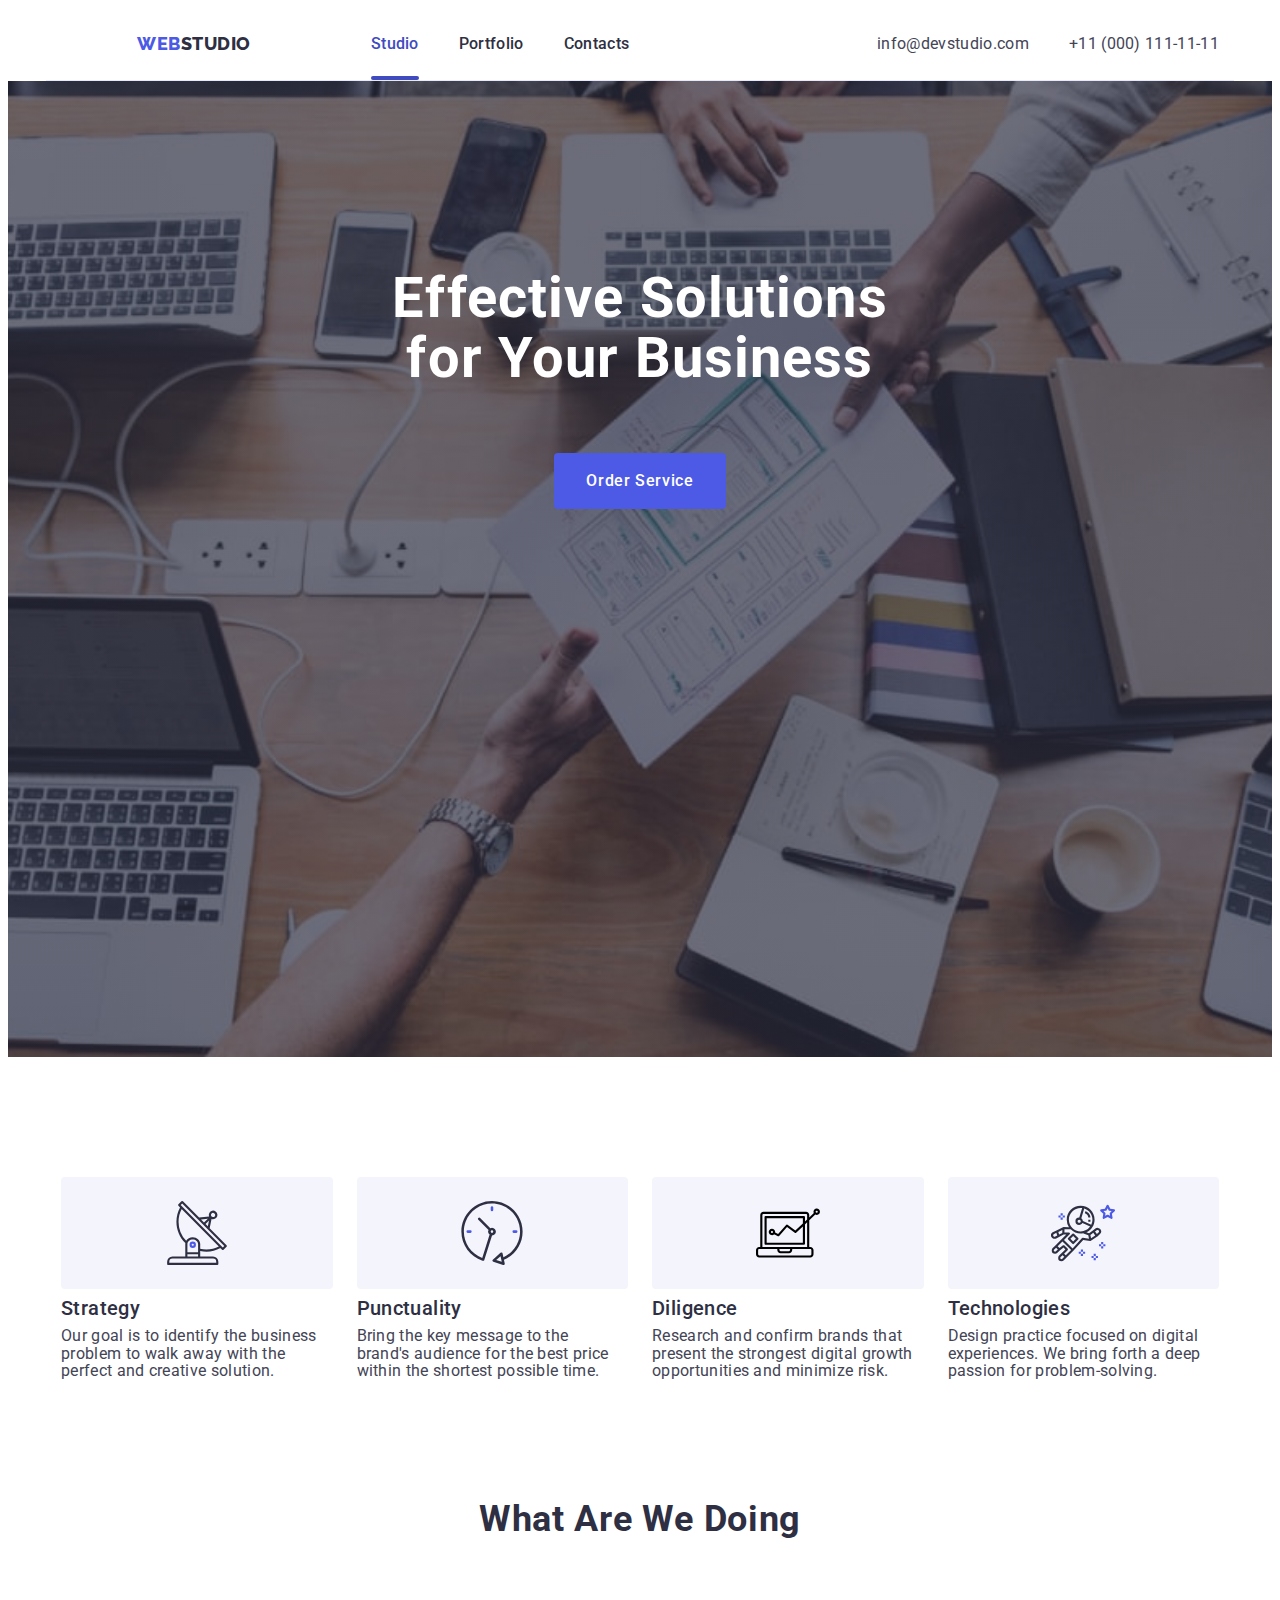
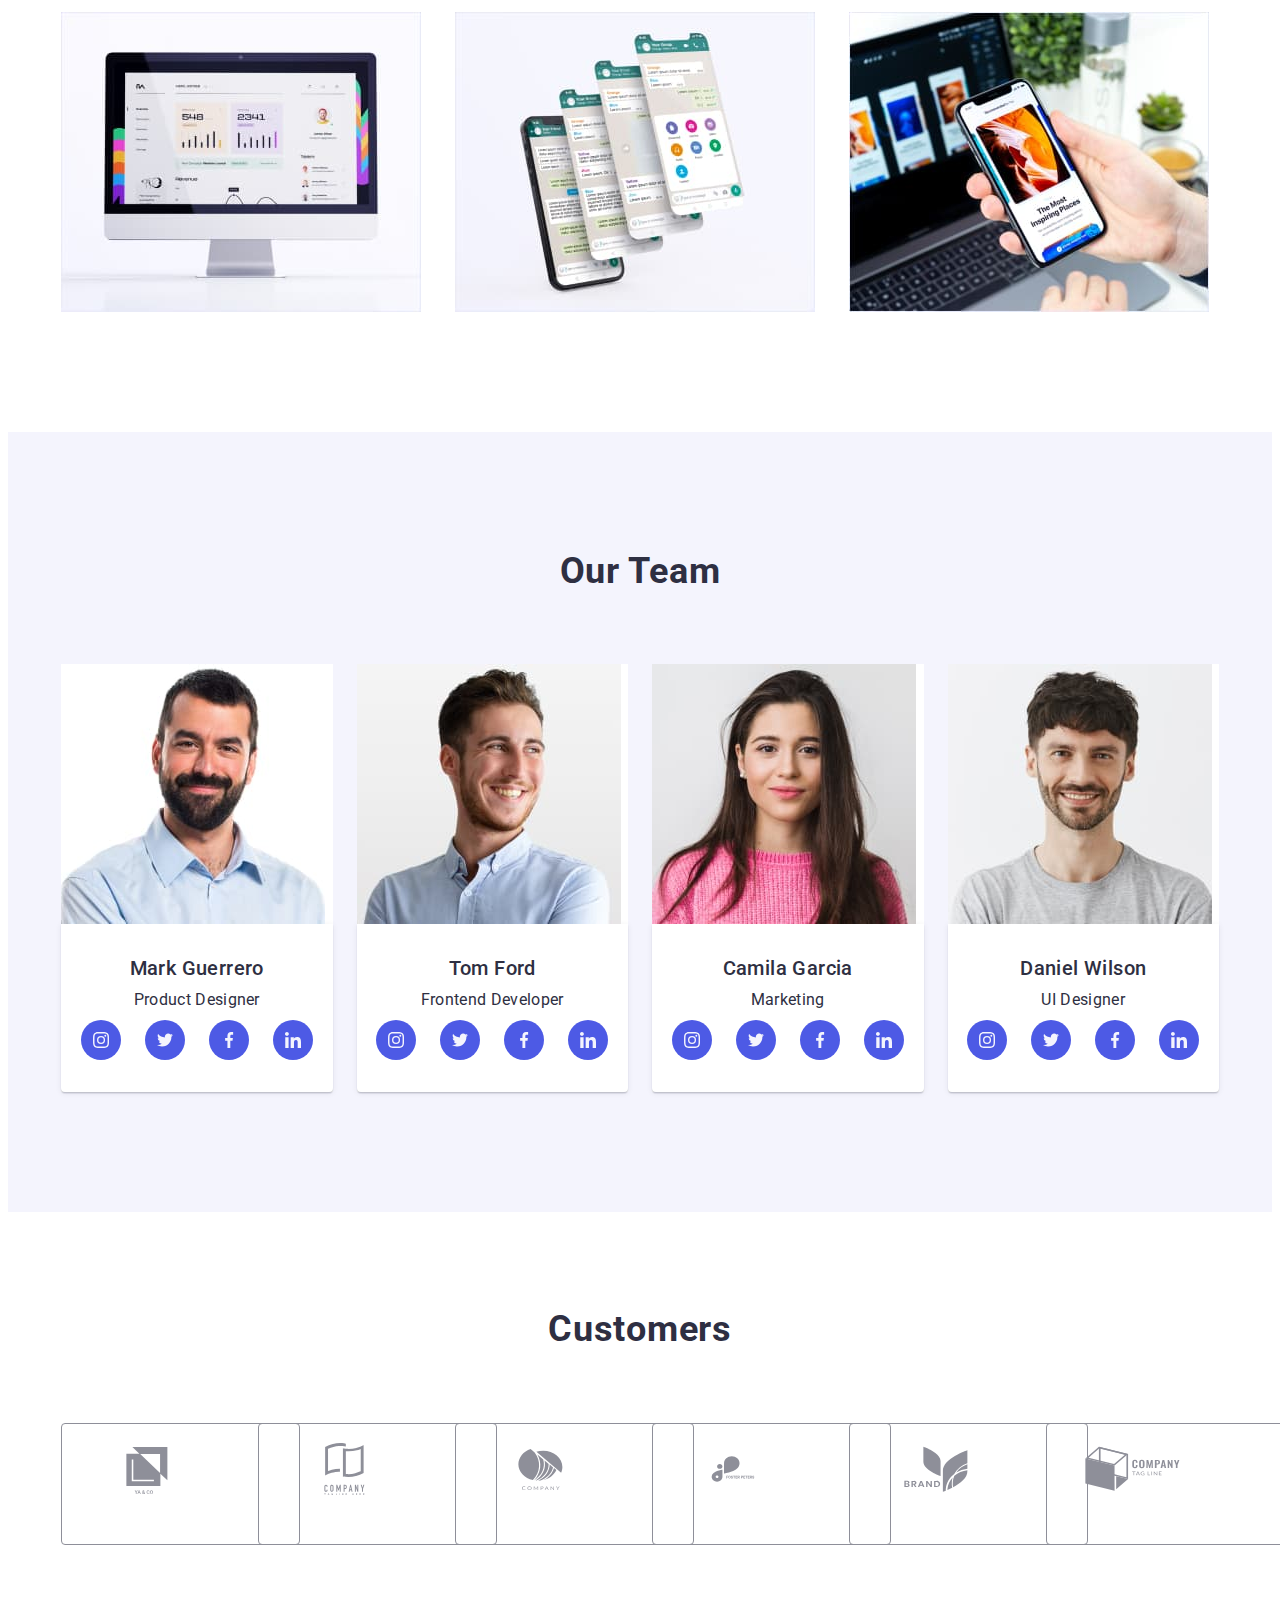
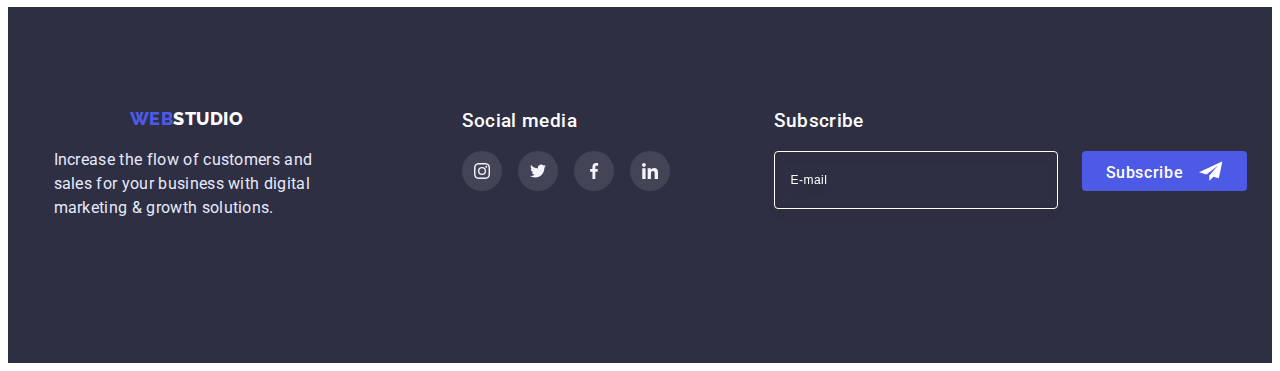
<file: index.html>
<!DOCTYPE html>
<html lang="en">

<head>
  <meta charset="UTF-8" />
  <meta http-equiv="X-UA-Compatible" content="IE=edge" />
  <meta name="viewport" content="width=device-width, initial-scale=1.0" />
  <title>Web Studio</title>
  <link rel="stylesheet" href="https://cdnjs.cloudflare.com/ajax/libs/modern-normalize/1.1.0/modern-normalize.min.css"
    integrity="sha512-wpPYUAdjBVSE4KJnH1VR1HeZfpl1ub8YT/NKx4PuQ5NmX2tKuGu6U/JRp5y+Y8XG2tV+wKQpNHVUX03MfMFn9Q=="
    crossorigin="anonymous" referrerpolicy="no-referrer" />
  <!--Fonts-->
  <link rel="preconnect" href="https://fonts.googleapis.com" />
  <link rel="preconnect" href="https://fonts.gstatic.com" crossorigin />
  <link href="https://fonts.googleapis.com/css2?family=Raleway:wght@800&family=Roboto:wght@400;500;700;900&display=swap"
    rel="stylesheet" />
  <!--Styles-->
  <link rel="stylesheet" href="./css/styles.css" />
</head>

<body>
  <!--Header-->
  <header class="header">
    <div class="container header-container ">
      <nav class="nav">
        <a class="logo" href="./index.html"><span class="logo-web">Web</span>Studio</a>
        <ul class="nav-links">
          <li><a class="nav-link current" href="./index.html">Studio</a></li>
          <li><a class="nav-link" href="./portfolio.html">Portfolio</a></li>
          <li><a class="nav-link" href="">Contacts</a></li>
        </ul>
      </nav>
      <button class="mobile-menu-open js-open-menu" type="button">
        <svg class="mobile-menu-open-icon" width="32" height="22">
          <use href="./images/icons.svg#icon-charm_menu-hamburger"></use>
        </svg>
      </button>

      <div class="mobile-menu js-menu-container">
        <div class="container mobile-container">
          <button class="mobile-menu-close-button js-close-menu" type="button">
            <svg class="mobile-menu-close-icon">
              <use href="./images/icons.svg#icon-close-black"></use>
            </svg>
          </button>
          <ul class="nav-links-menu">
            <li><a class="nav-link-menu" href="./index.html">Studio</a></li>
            <li><a class="nav-link-menu" href="./portfolio.html">Portfolio</a></li>
            <li><a class="nav-link-menu current" href="">Contacts</a></li>
          </ul>
          <ul class="addresses-menu">
            <li>
              <a class="address-menu-phone" href="tel:+110001111111">+11 (000) 111-11-11</a>
            </li>
            <li>
              <a class="address-menu-mail" href="mailto:info@devstudio.com">info@devstudio.com
              </a>
            </li>

          </ul>
          <div>
            <ul class="social-list-menu">
              <li class="sotial-link-li-menu">
                <a class="social-link-menu" href="">
                  <svg class="team-item" width="24" height="24">
                    <use href="./images/icons.svg#icon-instagram"></use>
                  </svg>
                </a>
              </li>

              <li class="sotial-link-li-menu">
                <a class="social-link-menu" href="">
                  <svg class="team-item" width="24" height="24">
                    <use href="./images/icons.svg#icon-twitter"></use>
                  </svg>
                </a>
              </li>

              <li class="sotial-link-li-menu">
                <a class="social-link-menu" href="">
                  <svg class="team-item" width="24" height="24">
                    <use href="./images/icons.svg#icon-facebook"></use>
                  </svg>
                </a>
              </li>

              <li class="sotial-link-li-menu">
                <a class="social-link-menu" href="">
                  <svg class="team-item" width="24" height="24">
                    <use href="./images/icons.svg#icon-linkedin"></use>
                  </svg>
                </a>
              </li>
            </ul>
          </div>
        </div>
      </div>

      <address>
        <ul class="adresses">
          <li>
            <a class="address" href="mailto:info@devstudio.com">info@devstudio.com
            </a>
          </li>
          <li>
            <a class="address" href="tel:+110001111111">+11 (000) 111-11-11</a>
          </li>
        </ul>
      </address>
    </div>
  </header>
  <main>
    <!--Hero-->
    <section class="hero">
      <div class="container hero-container">

        <h1 class="hero-title">Effective Solutions for Your Business</h1>
        <button class="hero-button" type="button" data-modal-open>Order Service</button>

      </div>
    </section>

    <!--About-->
    <section class="about">
      <div class="container about-conteiner">
        <h2 class="about-title-main">Strengths</h2>
        <ul class="about-list">
          <li class="about-elements">
            <div class="item">
              <svg class="about-item" width="64" height="64">
                <use href="./images/icons.svg#icon-group"></use>
              </svg>
            </div>
            <h3 class="about-title">Strategy</h3>
            <p class="about-text">
              Our goal is to identify the business problem to walk away with the
              perfect and creative solution.
            </p>
          </li>
          <li class="about-elements ">
            <div class="item">
              <svg class="about-item" width="64" height="64">
                <use href="./images/icons.svg#icon-clock"></use>
              </svg>
            </div>
            <h3 class="about-title">Punctuality</h3>
            <p class="about-text">
              Bring the key message to the brand's audience for the best price
              within the shortest possible time.
            </p>
          </li>
          <li class="about-elements ">
            <div class="item">
              <svg class="about-item" width="64" height="64">
                <use href="./images/icons.svg#icon-vector"></use>
              </svg>
            </div>
            <h3 class="about-title">Diligence</h3>
            <p class="about-text">
              Research and confirm brands that present the strongest digital
              growth opportunities and minimize risk.
            </p>
          </li>
          <li class="about-elements ">
            <div class="item">
              <svg class="about-item" width="64" height="64">
                <use href="./images/icons.svg#icon-astronaut"></use>
              </svg>
            </div>
            <h3 class="about-title">Technologies</h3>
            <p class="about-text">
              Design practice focused on digital experiences. We bring forth a
              deep passion for problem-solving.
            </p>
          </li>
        </ul>
      </div>
    </section>
    <!-- What are we doing-->
    <section class="we-doing">
      <div class="container we-doing-container">
        <h2 class="we-doing-title">What are we doing</h2>
        <ul class="we-doing-list">
          <li class="we-doing-img">
            <img src="./images/computer.jpg" alt="The webside is open at computer screen " width="360" height="300" />
          </li>
          <li class="we-doing-img">
            <img src="./images/application.jpg" alt="mobile applicathion" width="360" height="300" />
          </li>
          <li class="we-doing-img">
            <img src="./images/mobile.jpg" alt="The webside is open at mobile phone" width="360" height="300" />
          </li>
        </ul>

      </div>
    </section>

    <!--Team-->

    <section class="team">
      <div class="container teams-container">

        <h2 class="team-title-main">Our Team</h2>
        <ul class="team-container">
          <li class="team-member">
            <img src="./images/guerrero.jpg" alt="man" width="264" height="260" />
            <div class="team-info">
              <h3 class="team-title">Mark Guerrero</h3>
              <p class="team-text">Product Designer</p>
              <ul class="social-list">
                <li class="sotial-link-li">
                  <a class="social-link" href="">
                    <svg class="team-item" width="16" height="16">
                      <use href="./images/icons.svg#icon-instagram"></use>
                    </svg>
                  </a>
                </li>

                <li class="sotial-link-li">
                  <a class="social-link" href="">
                    <svg class="team-item" width="16" height="16">
                      <use href="./images/icons.svg#icon-twitter"></use>
                    </svg>
                  </a>
                </li>

                <li class="sotial-link-li">
                  <a class="social-link" href="">
                    <svg class="team-item" width="16" height="16">
                      <use href="./images/icons.svg#icon-facebook"></use>
                    </svg>
                  </a>
                </li>

                <li class="sotial-link-li">
                  <a class="social-link" href="">
                    <svg class="team-item" width="16" height="16">
                      <use href="./images/icons.svg#icon-linkedin"></use>
                    </svg>
                  </a>
                </li>
              </ul>
            </div>
          </li>
          <li class="team-member">
            <img src="./images/ford.jpg" alt="man" width="264" height="260" />
            <div class="team-info">
              <h3 class="team-title">Tom Ford</h3>
              <p class="team-text">Frontend Developer</p>
              <ul class="social-list">
                <li class="sotial-link-li">
                  <a class="social-link" href="">
                    <svg class="team-item" width="16" height="16">
                      <use href="./images/icons.svg#icon-instagram"></use>
                    </svg>
                  </a>
                </li>
                <li class="sotial-link-li">
                  <a class="social-link" href="">
                    <svg class="team-item" width="16" height="16">
                      <use href="./images/icons.svg#icon-twitter"></use>
                    </svg>
                  </a>
                </li>
                <li class="sotial-link-li">
                  <a class="social-link" href="">
                    <svg class="team-item" width="16" height="16">
                      <use href="./images/icons.svg#icon-facebook"></use>
                    </svg>
                  </a>
                </li>
                <li class="sotial-link-li">
                  <a class="social-link" href="">
                    <svg class="team-item" width="16" height="16">
                      <use href="./images/icons.svg#icon-linkedin"></use>
                    </svg>
                  </a>
                </li>
              </ul>
            </div>
          </li>
          <li class="team-member">
            <img src="./images/garcia.jpg" alt="woman" width="264" height="260" />
            <div class="team-info">
              <h3 class="team-title">Camila Garcia</h3>
              <p class="team-text">Marketing</p>
              <ul class="social-list">
                <li class="sotial-link-li">
                  <a class="social-link" href="">
                    <svg class="team-item" width="16" height="16">
                      <use href="./images/icons.svg#icon-instagram"></use>
                    </svg>
                  </a>
                </li>
                <li class="sotial-link-li">
                  <a class="social-link" href="">
                    <svg class="team-item" width="16" height="16">
                      <use href="./images/icons.svg#icon-twitter"></use>
                    </svg>
                  </a>
                </li>
                <li class="sotial-link-li">
                  <a class="social-link" href="">
                    <svg class="team-item" width="16" height="16">
                      <use href="./images/icons.svg#icon-facebook"></use>
                    </svg>
                  </a>
                </li>
                <li class="sotial-link-li">
                  <a class="social-link" href="">
                    <svg class="team-item" width="16" height="16">
                      <use href="./images/icons.svg#icon-linkedin"></use>
                    </svg>
                  </a>
                </li>
              </ul>
            </div>
          </li>
          <li class="team-member">
            <img src="./images/wilson.jpg" alt="man" width="264" height="260" />
            <div class="team-info">
              <h3 class="team-title">Daniel Wilson</h3>
              <p class="team-text">UI Designer</p>
              <ul class="social-list">
                <li class="sotial-link-li">
                  <a class="social-link" href="">
                    <svg class="team-item" width="16" height="16">
                      <use href="./images/icons.svg#icon-instagram"></use>
                    </svg>
                  </a>
                </li>
                <li class="sotial-link-li">
                  <a class="social-link" href="">
                    <svg class="team-item" width="16" height="16">
                      <use href="./images/icons.svg#icon-twitter"></use>
                    </svg>
                  </a>
                </li>
                <li class="sotial-link-li">
                  <a class="social-link" href="">
                    <svg class="team-item" width="16" height="16">
                      <use href="./images/icons.svg#icon-facebook"></use>
                    </svg>
                  </a>
                </li>
                <li class="sotial-link-li">
                  <a class="social-link" href="">
                    <svg class="team-item" width="16" height="16">
                      <use href="./images/icons.svg#icon-linkedin"></use>
                    </svg>
                  </a>
                </li>
              </ul>
            </div>
          </li>
        </ul>

      </div>
    </section>

    <!--Customers-->

    <section class="customers">
      <div class="container container-customers">
        <h2 class="customer-titel">Customers</h2>
        <ul class="customers-list">
          <li class="customer">
            <a class="customer-link" href="">
              <svg class="customer-icon" width="104" height="56">
                <use href="./images/icons.svg#icon-klient-1"></use>
              </svg>
            </a>
          </li>
          <li class="customer">
            <a class="customer-link" href="">
              <svg class="customer-icon" width="104" height="56">
                <use href="./images/icons.svg#icon-klient-2"></use>
              </svg>
            </a>
          </li>
          <li class="customer">
            <a class="customer-link" href="">
              <svg class="customer-icon" width="104" height="56">
                <use href="./images/icons.svg#icon-klient-3"></use>
              </svg>
            </a>
          </li>
          <li class="customer">
            <a class="customer-link" href="">
              <svg class="customer-icon" width="104" height="56">
                <use href="./images/icons.svg#icon-klient-4"></use>
              </svg>
            </a>
          </li>
          <li class="customer">
            <a class="customer-link" href="">
              <svg class="customer-icon" width="104" height="56">
                <use href="./images/icons.svg#icon-klient-5"></use>
              </svg>
            </a>
          </li>
          <li class="customer">
            <a class="customer-link" href="">
              <svg class="customer-icon" width="104" height="56">
                <use href="./images/icons.svg#icon-klient-6"></use>
              </svg>
            </a>
          </li>

        </ul>
      </div>
    </section>
  </main>

  <footer class="footer">
    <div class="container container-footer">

      <div class="footer-logo">
        <a class="logo logo-footer" href=./index.html><span class="logo-web">Web</span><span
            class="logo-studio">Studio</span></a>
        <p class="footer-text">
          Increase the flow of customers and sales for your business with digital
          marketing & growth solutions.
        </p>
      </div>

      <div class="footer-social">
        <h3 class="footer-social-title">Social media</h3>
        <ul class="social-list social-footer">
          <li class="sotial-link-li">
            <a class="social-link footer-link" href="">
              <svg class="team-item" width="16" height="16">
                <use href="./images/icons.svg#icon-instagram"></use>
              </svg>
            </a>
          </li>
          <li class="sotial-link-li">
            <a class="social-link footer-link" href="">
              <svg class="team-item" width="16" height="16">
                <use href="./images/icons.svg#icon-twitter"></use>
              </svg>
            </a>
          </li>
          <li class="sotial-link-li">
            <a class="social-link footer-link" href="">
              <svg class="team-item" width="16" height="16">
                <use href="./images/icons.svg#icon-facebook"></use>
              </svg>
            </a>
          </li>
          <li class="sotial-link-li">
            <a class="social-link footer-link" href="">
              <svg class="team-item" width="16" height="16">
                <use href="./images/icons.svg#icon-linkedin"></use>
              </svg>
            </a>
          </li>
        </ul>
      </div>

      <div class="subscribe">
        <h3 class="subscribe-title">Subscribe</h3>
        <form class="footer-form">
          <label for="footer-email">
            <input class="footer-input" type="email" placeholder="E-mail" name="email" id="footer-email">
          </label>

          <button type="submit" class="subscribe-button"> Subscribe
            <svg class="form-icon-footer" width="24" height="20">
              <use href="./images/icons.svg#icon-icon-send"></use>
            </svg>
          </button>


        </form>

      </div>
    </div>
  </footer>

  <div class="backdrop is-hidden" data-modal>
    <div class="modal">
      <button class="modal-close" data-modal-close type="button">
        <svg>
          <use href="./images/icons.svg#icon-close-black"></use>
        </svg>
      </button>
      <div>
        <h3 class="form-title">Leave your contacts and we will call you back</h3>
      </div>

      <form class="form">

        <div class="form-fild">
          <label for="name">Name</label>
          <div class=" input-icon-container">
            <input class="form-input" type="text" id="name" name="name">
            <svg class="form-icon name-svg" width="18" height="18">
              <use href="./images/icons.svg#icon-person"></use>
            </svg>
          </div>
        </div>

        <div class="form-fild">
          <label for="phone">Phone</label>
          <div class=" input-icon-container">
            <input type="tel" name="phone" id="phone">
            <svg class="form-icon" width="18" height="24">
              <use href="./images/icons.svg#icon-phone-bl"></use>
            </svg>
          </div>
        </div>

        <div class="form-fild">
          <label for="email">Email</label>
          <div class=" input-icon-container">
            <input type="email" name="email" id="email">
            <svg class="form-icon" width="18" height="24">
              <use href="./images/icons.svg#icon-email-black"></use>
            </svg>
          </div>
        </div>

        <div class="form-fild comment">
          <label for="comment">Comment</label>
          <textarea name="comment" id="comment" placeholder="Text input"></textarea>
        </div>

        <div class="checkbox-modal">

          <input class="checkbox-input" id="checkbox" type="checkbox">

          <div class="checkbox-icon"></div>
          <label class="checkbox-label" for="checkbox">I accept the terms and conditions of the <a class="privacy-link"
              href=""> Privacy Policy</a> </label>
        </div>

        <div class="submit-button-modal"><button class="submit-button" type="submit">Send</button></div>


      </form>
    </div>
  </div>
  <script src="./js/mobile-menu.js"></script>
  <script src="./js/modal.js"></script>
</body>

</html>
</file>
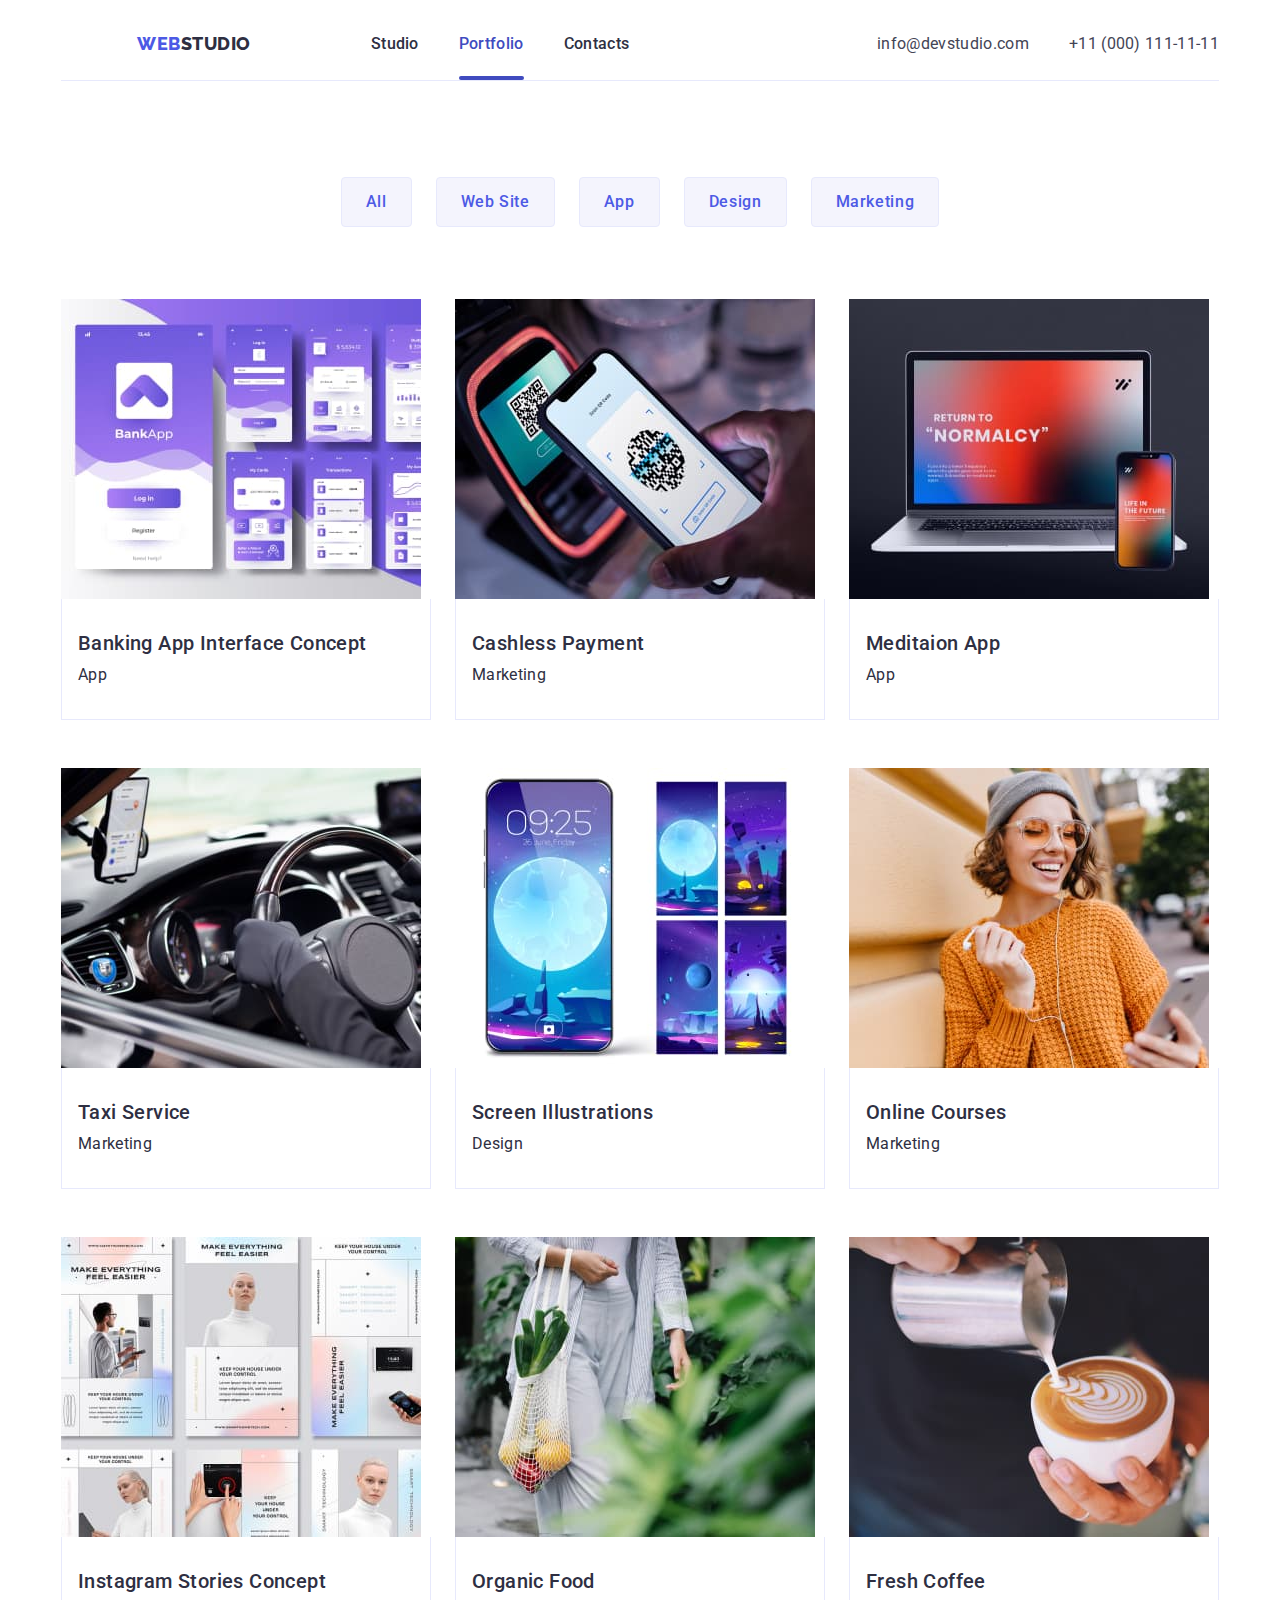
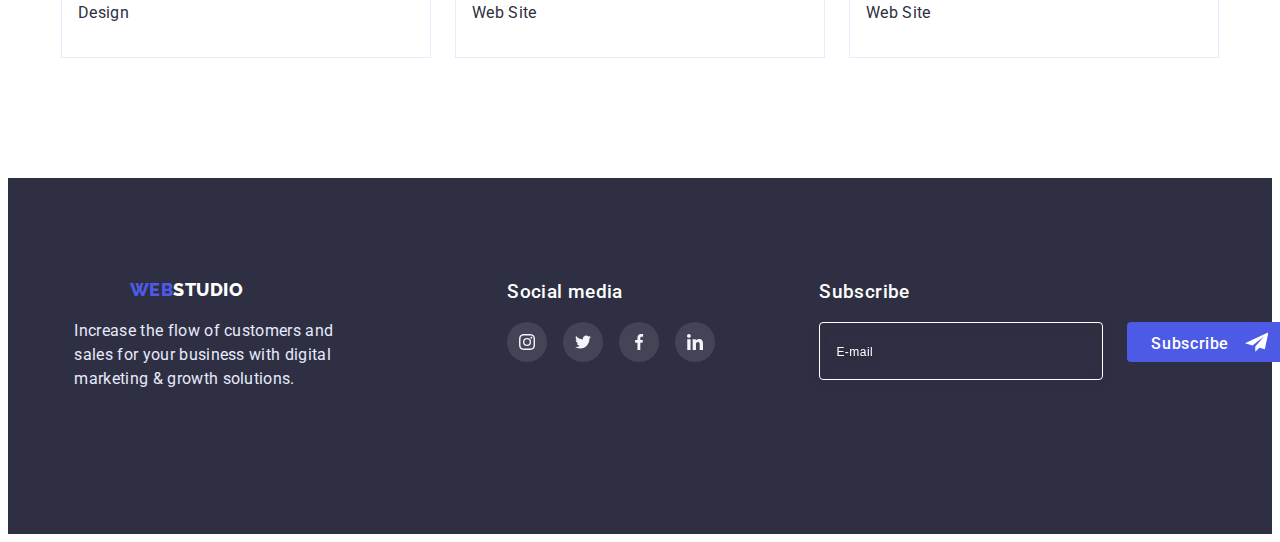
<file: portfolio.html>
<!DOCTYPE html>
<html lang="en">

<head>
  <meta charset="UTF-8" />
  <meta http-equiv="X-UA-Compatible" content="IE=edge" />
  <meta name="viewport" content="width=device-width, initial-scale=1.0" />
  <title>Web Studio</title>
  <link rel="stylesheet" href="https://cdnjs.cloudflare.com/ajax/libs/modern-normalize/1.1.0/modern-normalize.min.css"
    integrity="sha512-wpPYUAdjBVSE4KJnH1VR1HeZfpl1ub8YT/NKx4PuQ5NmX2tKuGu6U/JRp5y+Y8XG2tV+wKQpNHVUX03MfMFn9Q=="
    crossorigin="anonymous" referrerpolicy="no-referrer" />
  <!--Fonts-->
  <link rel="preconnect" href="https://fonts.googleapis.com" />
  <link rel="preconnect" href="https://fonts.gstatic.com" crossorigin />
  <link href="https://fonts.googleapis.com/css2?family=Raleway:wght@800&family=Roboto:wght@400;500;700;900&display=swap"
    rel="stylesheet" />
  <!--Styles-->
  <link rel="stylesheet" href="./css/styles.css" />
</head>

<body>
  <!--Header-->
  <header class="header">
    <div class="container">
      <div class="header-container">
        <nav class="nav">
          <a class="logo" href="./index.html"><span class="logo-web">Web</span>Studio</a>
          <ul class="nav-links">
            <li><a class="nav-link " href="./index.html">Studio</a></li>
            <li><a class="nav-link current" href="./portfolio.html">Portfolio</a></li>
            <li><a class="nav-link" href="">Contacts</a></li>
          </ul>
        </nav>
        <address>
          <ul class="adresses">
            <li>
              <a class="address" href="mailto:info@devstudio.com">info@devstudio.com
              </a>
            </li>
            <li>
              <a class="address" href="tel:+110001111111">+11 (000) 111-11-11</a>
            </li>
          </ul>
        </address>
      </div>
    </div>
  </header>
  <main>
    <!--Filter-->
    <section>
      <div class="container portfolio-container">

        <h1 class="portfolio-title-main">Portfolio</h1>
        <ul class="filter-button-list">
          <li><button class="filter-button" type="button">All</button></li>
          <li>
            <button class="filter-button" type="button">Web Site</button>
          </li>
          <li><button class="filter-button" type="button">App</button></li>
          <li>
            <button class="filter-button" type="button">Design</button>
          </li>
          <li>
            <button class="filter-button" type="button">Marketing</button>
          </li>
        </ul>

        <!--Portfolio-->
        <ul class="portfolio">
          <li class="portfolio-list">
            <div class="card">
              <a class="portfolio-link" href="">
                <div class="portfolio-img">
                  <img src="./images/banking-app-interface-concept.jpg" alt="Banking app" width="360" height="300" />
                  <div class="portfolio-overlay">
                    <p class="portfolio-overlay-text">14 Stylish and User-Friendly App Design Concepts · Task Manager
                      App · Calorie Tracker App · Exotic Fruit Ecommerce App · Cloud Storage App</p>
                  </div>
                </div>

                <div class="portfolio-card">
                  <h2 class="portfolio-title">Banking App Interface Concept</h2>
                  <p class="portfolio-text">App</p>
                </div>
              </a>
            </div>
          </li>
          <li class="portfolio-list">
            <div class="card">
              <a class="portfolio-link" href="">
                <div class="portfolio-img">
                  <img src="./images/cashless-payment.jpg" alt="Cashless Payment" width="360" height="300" />
                  <div class="portfolio-overlay">
                    <p class="portfolio-overlay-text">14 Stylish and User-Friendly App Design Concepts · Task Manager
                      App · Calorie Tracker App · Exotic Fruit Ecommerce App · Cloud Storage App</p>
                  </div>
                </div>
                <div class="portfolio-card">
                  <h2 class="portfolio-title">Cashless Payment</h2>
                  <p class="portfolio-text">Marketing</p>
                </div>
              </a>
            </div>
          </li>
          <li class="portfolio-list">
            <div class="card">
              <a class="portfolio-link" href="">
                <div class="portfolio-img">
                  <img src="./images/meditaion-app.jpg" alt="Meditaion App" width="360" height="300" />
                  <div class="portfolio-overlay">
                    <p class="portfolio-overlay-text">14 Stylish and User-Friendly App Design Concepts · Task Manager
                      App · Calorie Tracker App · Exotic Fruit Ecommerce App · Cloud Storage App</p>
                  </div>
                </div>

                <div class="portfolio-card">
                  <h2 class="portfolio-title">Meditaion App</h2>
                  <p class="portfolio-text">App</p>
                </div>
              </a>
            </div>
          </li>
          <li class="portfolio-list">
            <div class="card">
              <a class="portfolio-link" href="">
                <div class="portfolio-img">
                  <img src="./images/taxi-service.jpg" alt="The front panel of the car" width="360" height="300" />
                  <div class="portfolio-overlay">
                    <p class="portfolio-overlay-text">14 Stylish and User-Friendly App Design Concepts · Task Manager
                      App · Calorie Tracker App · Exotic Fruit Ecommerce App · Cloud Storage App</p>
                  </div>
                </div>

                <div class="portfolio-card">
                  <h2 class="portfolio-title">Taxi Service</h2>
                  <p class="portfolio-text">Marketing</p>
                </div>
              </a>
            </div>
          </li>
          <li class="portfolio-list">
            <div class="card">
              <a class="portfolio-link" href="">
                <div class="portfolio-img">
                  <img src="./images/screen-illustrations.jpg" alt="Screen illustrations" width="360" height="300" />
                  <div class="portfolio-overlay">
                    <p class="portfolio-overlay-text">14 Stylish and User-Friendly App Design Concepts · Task Manager
                      App · Calorie Tracker App · Exotic Fruit Ecommerce App · Cloud Storage App</p>
                  </div>
                </div>

                <div class="portfolio-card">
                  <h2 class="portfolio-title">Screen Illustrations</h2>
                  <p class="portfolio-text">Design</p>
                </div>
              </a>
            </div>
          </li>
          <li class="portfolio-list">
            <div class="card">
              <a class="portfolio-link" href="">
                <div class="portfolio-img">
                  <img src="./images/online-courses.jpg" alt="Woman looking at the phone" width="360" height="300" />
                  <div class="portfolio-overlay">
                    <p class="portfolio-overlay-text">14 Stylish and User-Friendly App Design Concepts · Task Manager
                      App · Calorie Tracker App · Exotic Fruit Ecommerce App · Cloud Storage App</p>
                  </div>
                </div>

                <div class="portfolio-card">
                  <h2 class="portfolio-title">Online Courses</h2>
                  <p class="portfolio-text">Marketing</p>
                </div>
              </a>
            </div>
          </li>
          <li class="portfolio-list">
            <div class="card">
              <a class="portfolio-link" href="">
                <div class="portfolio-img">
                  <img src="./images/instagram-stories-concept.jpg" alt="Instagram pages" width="360" height="300" />
                  <div class="portfolio-overlay">
                    <p class="portfolio-overlay-text">14 Stylish and User-Friendly App Design Concepts · Task Manager
                      App · Calorie Tracker App · Exotic Fruit Ecommerce App · Cloud Storage App</p>
                  </div>
                </div>

                <div class="portfolio-card">
                  <h2 class="portfolio-title">Instagram Stories Concept</h2>
                  <p class="portfolio-text">Design</p>
                </div>
              </a>
            </div>
          </li>
          <li class="portfolio-list">
            <div class="card">
              <a class="portfolio-link" href="">
                <div class="portfolio-img">
                  <img src="./images/organic-food.jpg" alt="A woman carries a bag of fruit" width="360" height="300" />
                  <div class="portfolio-overlay">
                    <p class="portfolio-overlay-text">14 Stylish and User-Friendly App Design Concepts · Task Manager
                      App · Calorie Tracker App · Exotic Fruit Ecommerce App · Cloud Storage App</p>
                  </div>
                </div>

                <div class="portfolio-card">
                  <h2 class="portfolio-title">Organic Food</h2>
                  <p class="portfolio-text">Web Site</p>
                </div>
              </a>
            </div>
          </li>
          <li class="portfolio-list">
            <div class="card">
              <a class="portfolio-link" href="">
                <div class="portfolio-img">
                  <img src="./images/fresh-coffee.jpg" alt="Pouring milk into a cup of coffee" width="360"
                    height="300" />
                  <div class="portfolio-overlay">
                    <p class="portfolio-overlay-text">14 Stylish and User-Friendly App Design Concepts · Task Manager
                      App · Calorie Tracker App · Exotic Fruit Ecommerce App · Cloud Storage App</p>
                  </div>
                </div>

                <div class="portfolio-card">
                  <h2 class="portfolio-title">Fresh Coffee</h2>
                  <p class="portfolio-text">Web Site</p>
                </div>
              </a>
            </div>
          </li>
        </ul>
      </div>
    </section>
  </main>
  <footer class="footer">
    <div class="container container-footer">
      <div>
        <a class="logo" href=./index.html><span class="logo-web">Web</span><span class="logo-studio">Studio</span></a>
        <p class="footer-text">
          Increase the flow of customers and sales for your business with digital
          marketing & growth solutions.
        </p>
      </div>
      <div class="footer-social">
        <h3 class="footer-social-title">Social media</h3>
        <ul class="social-list social-footer">
          <li class="sotial-link-li">
            <a class="social-link footer-link" href="">
              <svg class="team-item" width="16" height="16">
                <use href="./images/icons.svg#icon-instagram"></use>
              </svg>
            </a>
          </li>
          <li class="sotial-link-li">
            <a class="social-link footer-link" href="">
              <svg class="team-item" width="16" height="16">
                <use href="./images/icons.svg#icon-twitter"></use>
              </svg>
            </a>
          </li>
          <li class="sotial-link-li">
            <a class="social-link footer-link" href="">
              <svg class="team-item" width="16" height="16">
                <use href="./images/icons.svg#icon-facebook"></use>
              </svg>
            </a>
          </li>
          <li class="sotial-link-li">
            <a class="social-link footer-link" href="">
              <svg class="team-item" width="16" height="16">
                <use href="./images/icons.svg#icon-linkedin"></use>
              </svg>
            </a>
          </li>
        </ul>
      </div>
      <div class="subscribe">
        <h3 class="subscribe-title">Subscribe</h3>
        <form class="footer-form">
          <label for="footer-email">
            <input class="footer-input" type="email" placeholder="E-mail" name="email" id="footer-email">
          </label>

          <button type="submit" class="subscribe-button"> Subscribe
            <svg class="form-icon-footer" width="24" height="20">
              <use href="./images/icons.svg#icon-icon-send"></use>
            </svg>
          </button>
        </form>
      </div>
    </div>
  </footer>
  <script src="./js/modal.js"></script>
</body>

</html>
</file>
<file: css/styles.css>
:root {
  --color-brand: #4d5ae5;
  --color-pressed-state: #404bbf;
  --color-primary: #2e2f42;
  --color-primari-light: #ffffff;
  --color-secondary: #434455;
  --color-secondary-light: #e7e9fc;
  --color-border: #8e8f99;

  --background-color-dark: #2e2f42;
  --background-color-gray: #f4f4fd;
  --background-color-light: #e5e5e5;
  --background-color-white: #ffffff;
  --background-color-hero: #2e2f42;
}

/*Body*/

body {
  color: var(--color-primary);
  font-family: Roboto, sans-serif;
  font-size: 16px;
  line-height: 1.5;
}

ul {
  list-style-type: none;
  padding: 0;
  margin-top: 0;
  margin-bottom: 0;
}

a {
  text-decoration: none;
}

p,
h1,
h2,
h3,
h4,
h5,
h6 {
  margin: 0;
}

img {
  display: block;
}

.container {
  padding-left: 16px;
  padding-right: 16px;

}

@media screen and (min-width: 428px) {
  .container {
    width: 428px;
    margin-left: auto;
    margin-right: auto;
  }
}

@media screen and (min-width: 768px) {
  .container {
    width: 768px;
  }
}

@media screen and (min-width: 1200px) {
  .container {
    width: 1158px;
    margin: 0 auto;
    padding: 0 15px;
  }
}

/* .container {
  width: 100%;
  max-width:
    margin: 0 auto;
  padding: 0 15px;
} */

/*Header*/

/* mobile */

.header {
  background-color: var(--background-color-white);
}

.header-container {
  display: flex;
  align-items: center;
  border-bottom: 1px solid var(--color-secondary-light);
}

.logo {
  font-family: Raleway, sans-serif;
  font-weight: 800;
  font-size: 18px;
  line-height: 1.34;
  text-transform: uppercase;
  color: var(--color-primary);
  letter-spacing: 0.03em;
  margin-right: 76px;
}

.logo-web {
  color: var(--color-brand);
  max-width: 44px;
}

@media screen and (max-width: 767px) {
  .nav-links {
    display: none;
  }

  .adresses {
    display: none;
  }

  .mobile-menu-open {
    display: block;
    margin-left: auto;
    padding: 0;
    background-color: transparent;
    width: 32px;
    height: 22px;
    cursor: pointer;
    border: none;
  }

  .mobile-menu-open-icon {
    stroke: #2e2f42;
  }

  .header-container {
    padding-top: 24px;
    padding-bottom: 24px;
  }
}

@media screen and (min-width:768px) {
  .mobile-menu-open {
    display: none;
  }
}

.mobile-menu {
  position: fixed;
  width: 100%;
  height: 100%;
  top: 0;
  left: 0;
  background-color: var(--background-color-white);
  z-index: 1000;
  opacity: 0;
  visibility: hidden;
  pointer-events: none;
  transition: opacity 250ms cubic-bezier(0.4, 0, 0.2, 1),
    visibility 250ms cubic-bezier(0.4, 0, 0.2, 1);
}

.mobile-menu.is-open {
  opacity: 1;
  visibility: visible;
  pointer-events: auto;
}

.mobile-container {
  position: relative;
  padding-top: 80px;
  padding-bottom: 40px;
  padding-left: 40px;
  padding-right: 35px;
}

.mobile-menu-close-button {
  background-color: var(--color-primari-light);
  height: 24px;
  width: 24px;
  margin: 0;
  bottom: 0;
  display: flex;
  justify-content: center;
  align-items: center;
  border: 1px solid rgba(0, 0, 0, 0.1);
  border-radius: 50%;
  position: absolute;
  top: 24px;
  right: 24px;
  cursor: pointer;
  transition: background-color 250ms cubic-bezier(0.4, 0, 0.2, 1);
}

.nav-link-menu {
  position: relative;
  color: var(--color-primary);
  letter-spacing: 0.02em;
  font-weight: 700;
  font-size: 36px;
  line-height: 1.11;
  accent-color: var(--color-pressed-state);
  display: block;
  transition: color 250ms cubic-bezier(0.4, 0, 0.2, 1);
  margin-bottom: 40px;
}


.nav-links-menu .nav-link-menu.current {
  color: var(--color-pressed-state);
}

.address-menu-phone {
  display: block;
  font-weight: 700;
  letter-spacing: 0.02em;
  font-style: normal;
  line-height: 1.11;
  font-size: 36px;
  transition: color 250ms cubic-bezier(0.4, 0, 0.2, 1);
  color: var(--color-brand);
  margin-top: 244px;
  margin-bottom: 40px;
}

.address-menu-mail {
  font-weight: 500;
  font-size: 20px;
  line-height: 1.2;
  color: var(--color-secondary);
  margin-bottom: 48px;
}

.social-list-menu {
  display: flex;
  gap: 56px;
  margin-top: 48px;

}

.social-link-menu {
  background-color: var(--color-brand);
  width: 40px;
  height: 40px;
  display: flex;
  justify-content: center;
  align-items: center;
  border-radius: 50%;
}

/* Tablet */

@media screen and (min-width: 768px) {
  .nav-links {
    display: flex;
    gap: 40px;
  }

  .nav {
    display: flex;
    align-items: center;
    flex-grow: 1;
  }

  .nav-links .nav-link.current {
    color: var(--color-pressed-state);
  }

  .nav-link {
    position: relative;
    color: var(--color-primary);
    letter-spacing: 0.02em;
    font-weight: 500;
    accent-color: var(--color-pressed-state);
    padding: 24px 0;
    display: block;
    transition: color 250ms cubic-bezier(0.4, 0, 0.2, 1);
  }

  .nav-link.current::after {
    display: block;
    content: "";
    position: absolute;
    width: 100%;
    height: 4px;
    background-color: currentColor;
    border-radius: 2px;
    bottom: 0;
  }

  .nav-link:hover,
  .nav-link:focus {
    color: var(--color-pressed-state);
  }

  .logo {
    margin-right: 120px;
  }
}

.address {
  color: var(--color-secondary);
  font-weight: 400;
  letter-spacing: 0.02em;
  font-style: normal;
  max-width: 152px;
  transition: color 250ms cubic-bezier(0.4, 0, 0.2, 1);

}

.address:hover,
.address:focus {
  color: var(--color-pressed-state);
}

@media screen and (min-width: 1200px) {
  .adresses {
    display: flex;
    gap: 40px;
  }

  .logo {
    margin-left: 76px;
  }
}

/*Hero*/


.hero {
  background-repeat: no-repeat;
  background-position: center;
  background-size: cover;
  margin-left: auto;
  margin-right: auto;
  max-width: 1440px;
}

.hero {

  background-image: linear-gradient(rgba(46, 47, 66, 0.7),
      rgba(46, 47, 66, 0.7)),
    url("../images/Dark-bg-mobile@1x.jpg");
  padding: 112px 0;

}

@media screen and (min-width: 768px) {
  .hero {
    background-image: linear-gradient(rgba(46, 47, 66, 0.7),
        rgba(46, 47, 66, 0.7)),
      url("../images/Dark-bg-tablet@1x.jpg");

  }

}

@media screen and (min-width: 1200px) {
  .hero {
    padding: 188px 0;
    background-image: linear-gradient(rgba(46, 47, 66, 0.7),
        rgba(46, 47, 66, 0.7)),
      url("../images/people-office-hero.jpg");
    background-color: var(--background-color-hero);
    max-width: 1440px;
    height: 600px;

  }

}

.hero-title {
  color: var(--color-primari-light);
  font-weight: 700;
  font-size: 36px;
  line-height: 1.11;
  letter-spacing: 0.02em;
  margin: 0 auto;
  max-width: 320px;
  text-align: center;
  margin-bottom: 72px;
}

@media screen and (min-width: 768px) {
  .hero-title {
    font-size: 56px;
    line-height: 1.07;


    max-width: 496px;

    margin-bottom: 64px;
  }
}

.hero-button {
  font-family: Roboto, sans-serif;
  font-weight: 500;
  font-size: 16px;
  line-height: 1.5;
  color: var(--color-primari-light);
  background-color: var(--color-brand);
  cursor: pointer;
  letter-spacing: 0.04em;
  padding: 16px 32px;
  max-width: 196px;
  border: none;
  border-radius: 4px;
  margin: 0 auto;
  display: block;
  transition: background-color 250ms cubic-bezier(0.4, 0, 0.2, 1);
}

.hero-button:hover,
.hero-button:focus {
  background-color: var(--color-pressed-state);
}

/*About*/
.about-conteiner {
  padding-top: 96px;
  padding-bottom: 96px;
}

.about-title-main {
  display: none;
}

.item {
  display: none;
}

.about-title {
  font-size: 36px;
  font-weight: 700;
  line-height: 1.1;
  letter-spacing: 0.02em;
  margin-bottom: 8px;
  text-align: center;
}

.about-text {
  font-size: 16px;
  font-weight: 500;
  line-height: 1.1;
  color: var(--color-secondary);
  letter-spacing: 0.02em;
  max-width: 396px;

}

.about-elements:not(:last-child) {
  margin-bottom: 72px;
}

@media screen and (min-width:768px) {
  .about-title {
    text-align: left;
  }

}

@media screen and (min-width:768px) {
  .about-list {
    display: flex;
    flex-wrap: wrap;
    gap: 24px;
    row-gap: 0;
  }

}

@media screen and (min-width:768px) {
  .about-elements {
    flex-basis: calc((100% - 24px) / 2);
  }

}

@media screen and (min-width:768px) {
  .about-elements:nth-child(3) {
    margin-bottom: 0;
  }
}

@media screen and (min-width:1200px) {
  .about-conteiner {
    padding-top: 120px;
    padding-bottom: 120px;
  }

}

@media screen and (min-width:1200px) {
  .about-elements {
    flex-basis: calc((100% - 72px) / 4);
  }

}

@media screen and (min-width:1200px) {
  .about-titel {
    font-size: 20px;
    line-height: 1.2;
    font-weight: 500;

  }

}

@media screen and (min-width:1200px) {
  .about-text {
    color: var(--color-secondary);
    letter-spacing: 0.02em;
    max-width: 264px;
  }

}

@media screen and (min-width:1200px) {
  .item {
    height: 112px;
    background-color: var(--background-color-gray);
    align-items: center;
    display: flex;
    justify-content: center;
    margin-bottom: 8px;
    border-radius: 4px;
  }
}

@media screen and (min-width:1200px) {
  .about-title {
    font-size: 20px;
    font-weight: 500;
  }
}

@media screen and (min-width:1200px) {
  .about-text {
    font-size: 16px;
    font-weight: 400;

  }
}

@media screen and (min-width:1200px) {
  .about-elements:not(:last-child) {
    margin-bottom: 0;
  }
}


/*What are we doing*/
.we-doing-container {
  display: none;
}

@media screen and (min-width: 1200px) {
  .we-doing-list {
    display: flex;
    gap: 24px;
    flex-wrap: wrap;
  }

  .we-doing-img {
    flex-basis: calc((100% - 48px) / 3);
  }

  .we-doing-container {
    display: block;
    padding-bottom: 120px;
  }


  .we-doing-title {
    font-size: 36px;
    line-height: 1.11;
    letter-spacing: 0.02em;
    text-transform: capitalize;
    text-align: center;
    margin-bottom: 72px;
  }
}


/*Team*/
.team {
  max-width: 1440px;
  margin-left: auto;
  margin-right: auto;
  background-color: var(--background-color-gray);
}

.teams-container {
  padding-top: 96px;
  padding-bottom: 96px;

}



.team-title-main {
  font-size: 36px;
  line-height: 1.11;
  letter-spacing: 0.02em;
  text-transform: capitalize;
  text-align: center;
  margin-bottom: 72px;
}

.team-title {
  font-size: 20px;
  line-height: 1.2;
  letter-spacing: 0.02em;
  text-transform: capitalize;
  font-weight: 500;
  text-align: center;
  margin-bottom: 8px;
}

.team-container {
  justify-content: center;
}

.team-container {
  display: flex;
  gap: 72px;
  flex-wrap: wrap;
}

@media screen and (min-width: 768px) {
  .team-container {
    gap: 24px;
    row-gap: 72px;
  }

}

@media screen and (min-width: 1200px) {
  .team-member {
    background-color: var(--background-color-white);
    flex-basis: calc((100% - 72px) / 4);
  }


  .teams-container {
    padding-bottom: 120px;
    padding-top: 120px;
  }

}

.team-info {
  padding-top: 32px;
  padding-bottom: 32px;
  box-shadow: 0px 1px 6px rgb(46 47 66 / 8%), 0px 1px 1px rgb(46 47 66 / 16%),
    0px 2px 1px rgb(46 47 66 / 8%);
  border-radius: 0px 0px 4px 4px;
  background: #FFFFFF;
}

.team-text {
  letter-spacing: 0.02em;
  text-align: center;
  margin-bottom: 8px;
}

.social-list {
  display: flex;
  gap: 24px;
  justify-content: center;
}

.sotial-link-li {
  width: 40px;
  height: 40px;
}

.social-link {
  display: flex;
  align-items: center;
  justify-content: center;
  background-color: var(--color-brand);
  border-radius: 50%;
  width: 100%;
  height: 100%;
  transition: background-color 250ms cubic-bezier(0.4, 0, 0.2, 1);
}


.social-link:hover {
  background-color: var(--color-pressed-state);
}

.social-link:focus {
  background-color: var(--color-pressed-state);
}

/*Customers*/
.container-customers {
  padding-top: 96px;
  padding-bottom: 96px;
}



.customer-titel {
  font-size: 36px;
  line-height: 1.2;
  letter-spacing: 0.02em;
  text-transform: capitalize;
  text-align: center;
  margin-bottom: 72px;
}

.customer {
  width: 190px;
  height: 88px;

}

.customers-list {
  display: flex;
  justify-content: center;
  gap: 16px;
  flex-wrap: wrap;
  flex-basis: calc((100% - 16px) / 2);
  row-gap: 72px;
}

@media screen and(min-width: 768px) {
  .customer {
    width: 168px;
    height: 88px;
  }
}

@media screen and(min-width: 768px) {
  .customers-list {
    gap: 24px;
    flex-wrap: wrap;
    flex-basis: calc((100% - 48px) / 3);
    row-gap: 72px;
  }
}

@media screen and(min-width: 1200px) {
  .container-customers {
    padding-top: 130px;
    padding-bottom: 120px;
  }
}

@media screen and (min-width: 1200px) {
  .customers-list {
    gap: 24px;
    flex-wrap: nowrap;
  }
}

.customer-link {
  display: block;
  width: 100%;
  height: 100%;
  border: 1px solid var(--color-border);
  border-radius: 4px;
  color: #8e8f99;
  padding: 16px 32px;
  transition: color 250ms cubic-bezier(0.4, 0, 0.2, 1),
    border 250ms cubic-bezier(0.4, 0, 0.2, 1);
}

.customer-icon {
  fill: currentColor;
}

.customer-link:hover {
  border-radius: 4px;
  color: var(--color-pressed-state);
  border: 1px solid var(--color-pressed-state);
}

.customer-link:focus {
  border-radius: 4px;
  color: var(--color-pressed-state);
  border: 1px solid var(--color-pressed-state);
}

/*Footer*/
.footer {
  background-color: var(--background-color-hero);
  max-width: 1440px;
  margin-left: auto;
  margin-right: auto;
}


.container-footer {
  padding-top: 96px;
  padding-bottom: 96px;
  text-align: center;
}

@media screen and (min-width: 768px) {
  .container-footer {
    display: flex;
    flex-wrap: wrap;
    text-align: left;
    padding-left: 108px;
    gap: 24px;
    row-gap: 72px;
  }

}

@media screen and (min-width: 768px) {
  .footer-logo {
    width: 264px;
    text-align: left;
    margin-bottom: 0;
  }

}




@media screen and (min-width: 1200px) {
  .container-footer {
    padding-top: 100px;
    padding-bottom: 100px;
    padding-left: 0;
    flex-wrap: nowrap;
  }

}



.logo-studio {
  color: var(--color-primari-light);
}

.logo-footer {
  margin-right: 0;
}

.footer-text {
  color: var(--color-secondary-light);
  letter-spacing: 0.02em;
  width: 268px;
  margin-top: 16px;
  margin-bottom: 72px;
  margin-left: auto;
  margin-right: auto;
  text-align: left;
}

@media screen and (min-width: 768px) {
  .footer-text {
    margin-bottom: 0;
  }
}

.footer-social-title {
  color: var(--color-primari-light);
  margin-bottom: 16px;
  font-weight: 500;
  line-height: 1.5;
  letter-spacing: 0.02em;
}

.footer-social {
  margin-bottom: 72px;
}

@media screen and (min-width: 1200px) {
  .footer-social {
    margin-left: 120px;
    margin-right: 80px;
    width: 208px;
  }

}



.footer-link {
  background-color: rgba(255, 255, 255, 0.1);
  transition: background-color 250ms cubic-bezier(0.4, 0, 0.2, 1);
}

.social-footer {
  gap: 16px;
}

.footer-link:hover {
  background-color: #31d0aa;
}

.footer-link:focus {
  background-color: #31d0aa;
}

@media screen and (min-width: 768px) {
  .footer-form {
    display: flex;
    gap: 24px;
  }
}



.subscribe-title {
  color: var(--color-primari-light);
  margin-bottom: 16px;
  font-weight: 500;
  line-height: 1.5;
  letter-spacing: 0.02em;
}

.subscribe-button {
  font-family: Roboto, sans-serif;
  font-weight: 500;
  font-size: 16px;
  line-height: 1.5;
  color: var(--color-primari-light);
  background-color: var(--color-brand);
  cursor: pointer;
  letter-spacing: 0.04em;
  padding: 10px 24px;
  max-width: 165px;
  height: 40px;
  border: none;
  border-radius: 4px;
  margin: 0 auto;
  display: flex;
  gap: 16px;
  transition: background-color 250ms cubic-bezier(0.4, 0, 0.2, 1);
}

.subscribe-button:hover,
.subscribe-button:focus {
  background-color: var(--color-pressed-state);
}

.footer-form input {
  width: 100%;
  height: 40px;
  background-color: transparent;
  color: var(--color-primari-light);
  border: 1px solid #ffffff;
  filter: drop-shadow(0px 4px 4px rgba(0, 0, 0, 0.15));
  border-radius: 4px;
  padding-left: 16px;
  padding-bottom: 8px;
  padding-top: 8px;
  margin-bottom: 16px;
}

@media screen and (min-width: 768px) {
  .footer-form input {
    width: 264px;
  }
}

.footer-form input::placeholder {
  font-weight: 400;
  font-size: 12px;
  line-height: 2;
  letter-spacing: 0.04em;
  color: var(--color-primari-light);
}


/*Filter*/
.portfolio-container {
  padding-top: 96px;
  padding-bottom: 120px;
}

.portfolio-title-main {
  display: none;
}

.filter-button-list {
  display: flex;
  gap: 24px;
  margin-bottom: 72px;
  justify-content: center;
}

.filter-button {
  color: var(--color-brand);
  background-color: var(--background-color-gray);
  border: 1px;
  border-radius: 4px;
  cursor: pointer;
  letter-spacing: 0.04em;
  font-family: Roboto, sans-serif;
  font-weight: 500;
  font-size: 16px;
  line-height: 1.5;
  border: 1px solid var(--color-secondary-light);
  padding: 12px 24px;
  transition: background-color 250ms cubic-bezier(0.4, 0, 0.2, 1),
    color 250ms cubic-bezier(0.4, 0, 0.2, 1),
    box-shadow 250ms cubic-bezier(0.4, 0, 0.2, 1);
}

.filter-button:hover,
.filter-button:focus {
  color: var(--color-primari-light);
  background-color: var(--color-pressed-state);
  box-shadow: 0px 3px 1px rgba(0, 0, 0, 0.1), 0px 2px 1px rgba(0, 0, 0, 0.08),
    0px 2px 2px rgba(0, 0, 0, 0.12);
}

/*Portfolio*/

.portfolio-card {
  border-right: 1px solid var(--color-secondary-light);
  border-left: 1px solid var(--color-secondary-light);
  border-bottom: 1px solid var(--color-secondary-light);
  padding-top: 32px;
  padding-bottom: 32px;
  padding-left: 16px;
}

.portfolio-title {
  font-size: 20px;
  line-height: 1.2;
  letter-spacing: 0.02em;
  font-weight: 500;
  text-transform: capitalize;
  margin-bottom: 8px;
}

.portfolio-text {
  letter-spacing: 0.02em;
}

.portfolio {
  display: flex;
  flex-wrap: wrap;
  row-gap: 48px;
  column-gap: 24px;
}

.portfolio-list {
  flex-basis: calc((100% - 48px) / 3);
}

.card:hover {
  box-shadow: 0px 1px 6px rgba(46, 47, 66, 0.08),
    0px 1px 1px rgba(46, 47, 66, 0.16), 0px 2px 1px rgba(46, 47, 66, 0.08);
}

.card {
  transition: box-shadow 250ms cubic-bezier(0.4, 0, 0.2, 1);
}

.portfolio-link {
  color: inherit;
}

.portfolio-overlay {
  background-color: var(--color-brand);
  position: absolute;
  top: 0;
  left: 0;
  width: 100%;
  height: 100%;
  transform: translateY(100%);
  transition: 250ms cubic-bezier(0.4, 0, 0.2, 1);
}

.portfolio-img {
  position: relative;
  overflow: hidden;
}

.card:hover .portfolio-overlay {
  transform: translateY(0);
  transition: 250ms cubic-bezier(0.4, 0, 0.2, 1);
}

.portfolio-overlay-text {
  padding-top: 40px;
  padding-left: 32px;
  padding-right: 32px;
  color: var(--background-color-gray);
  letter-spacing: 0.02em;
}

/*Modal*/

.backdrop {
  position: fixed;
  top: 0;
  left: 0;
  width: 100%;
  height: 100%;
  background-color: rgba(46, 47, 66, 0.4);
  display: flex;
  justify-content: center;
  align-items: center;
  padding-top: 88px;
  opacity: 1;
  transition: opacity 250ms cubic-bezier(0.4, 0, 0.2, 1),
    visibility 250ms cubic-bezier(0.4, 0, 0.2, 1);
}

.backdrop.is-hidden {
  opacity: 0;
  visibility: hidden;
  pointer-events: none;
}

.modal {
  width: 100%;
  height: 100%;
  max-width: 408px;
  height: 584px;
  background: #fcfcfc;
  box-shadow: 0px 1px 1px rgba(0, 0, 0, 0.14), 0px 1px 3px rgba(0, 0, 0, 0.12),
    0px 2px 1px rgba(0, 0, 0, 0.2);
  border-radius: 4px;
  position: relative;
  opacity: 1;
  transform: scale(0.9);
  transition: transform 250ms cubic-bezier(0.4, 0, 0.2, 1),
    opacity 250ms cubic-bezier(0.4, 0, 0.2, 1),
    visibility 250ms cubic-bezier(0.4, 0, 0.2, 1);
  padding-top: 72px;
  padding-left: 24px;
  padding-right: 24px;
  padding-bottom: 24px;
}

.backdrop.is-hidden .modal {
  opacity: 0;
  transform: scale(0);
}

.modal-close {
  height: 24px;
  width: 24px;
  margin: 0;
  bottom: 0;
  display: flex;
  justify-content: center;
  align-items: center;
  background: #e7e9fc;
  border: 1px solid rgba(0, 0, 0, 0.1);
  border-radius: 50%;
  position: absolute;
  top: 24px;
  right: 24px;
  cursor: pointer;
  transition: background-color 250ms cubic-bezier(0.4, 0, 0.2, 1);
}

.modal-close:hover {
  background-color: var(--color-pressed-state);
  transition: background-color 250ms cubic-bezier(0.4, 0, 0.2, 1);
}

.form {
  width: 360px;
}

.form-title {
  font-weight: 500;
  font-size: 16px;
  line-height: 1.5;
  text-align: center;
  letter-spacing: 0.02em;
  color: #2e2f42;
  margin-bottom: 16px;
}

.form-fild {
  display: flex;
  flex-direction: column;
}

.form-fild input {
  border: 1px solid rgba(33, 33, 33, 0.2);
  border-radius: 4px;
  height: 40px;
  width: 360px;
  padding-left: 38px;
  outline-color: #4d5ae5;
  transition: background-color 250ms cubic-bezier(0.4, 0, 0.2, 1);
  cursor: pointer;
}

.form-fild label {
  color: #8e8f99;
  font-family: "Roboto";
  font-weight: 400;
  font-size: 12px;
  line-height: 1.16;
  letter-spacing: 0.01em;
}

.input-icon-container {
  position: relative;
  margin-bottom: 8px;
  margin-top: 4px;
  transition: 250ms cubic-bezier(0.4, 0, 0.2, 1);
}

.input-icon-container:focus-within>.form-icon {
  fill: #4d5ae5;
}

.form-icon {
  position: absolute;
  left: 19px;
  top: 8px;
  bottom: 8px;
  transition: 250ms cubic-bezier(0.4, 0, 0.2, 1);
}

.name-svg {
  top: 11px;
  bottom: 11px;
}

.form-fild textarea::placeholder {
  color: rgba(46, 47, 66, 0.4);
  letter-spacing: 0.04em;
  font-weight: 400;
  font-size: 12px;
  line-height: 1.16;
}

.comment textarea {
  height: 120px;
  border: 1px solid rgba(33, 33, 33, 0.2);
  border-radius: 4px;
  resize: none;
  padding-left: 16px;
  padding-top: 8px;
  outline-color: #4d5ae5;
  cursor: pointer;
  transition: 250ms cubic-bezier(0.4, 0, 0.2, 1);
  margin-top: 4px;
}

/*Checkbox*/

.checkbox-modal label {
  color: #8e8f99;
  font-weight: 400;
  font-size: 12px;
  line-height: 14px;
  letter-spacing: 0.04em;
  margin-bottom: 0;
  padding-left: 24px;
  position: relative;
  cursor: pointer;
  transition: 250ms cubic-bezier(0.4, 0, 0.2, 1);
}

.checkbox-modal {
  margin-top: 16px;
  margin-bottom: 24px;
  display: flex;
  align-items: center;
}

.checkbox-icon {
  display: block;
  width: 14px;
  height: 14px;
  border: 1.25px solid #2e2f42;
  cursor: pointer;
  border-radius: 2px;
  position: absolute;
  transition: 250ms cubic-bezier(0.4, 0, 0.2, 1);
}

.checkbox-modal input {
  position: absolute;
  top: 480px;
  left: 32px;
  appearance: none;
  opacity: 0;
  margin: 0;
  margin-right: 8px;
  width: 1px;
  height: 1px;
}

.checkbox-input:checked+.checkbox-icon {
  background-image: url("../images/click.svg");
  background-size: contain;
  border: none;
}

/*Checkbox*/

.privacy-link {
  text-decoration: underline;
  color: var(--color-brand);
}

.submit-button {
  color: var(--color-primari-light);
  background-color: var(--color-brand);
  box-shadow: 0px 4px 4px rgba(0, 0, 0, 0.15);
  border-radius: 4px;
  border: none;
  width: 169px;
  height: 56px;
  padding: 16px 32px;
  font-weight: 500;
  font-size: 16px;
  line-height: 1.5;
  letter-spacing: 0.04em;
  cursor: pointer;
  transition: background-color 250ms cubic-bezier(0.4, 0, 0.2, 1);
}

.submit-button-modal {
  display: flex;
  justify-content: center;
}

.submit-button:hover,
.submit-button:focus {
  background-color: var(--color-pressed-state);
}
</file>
